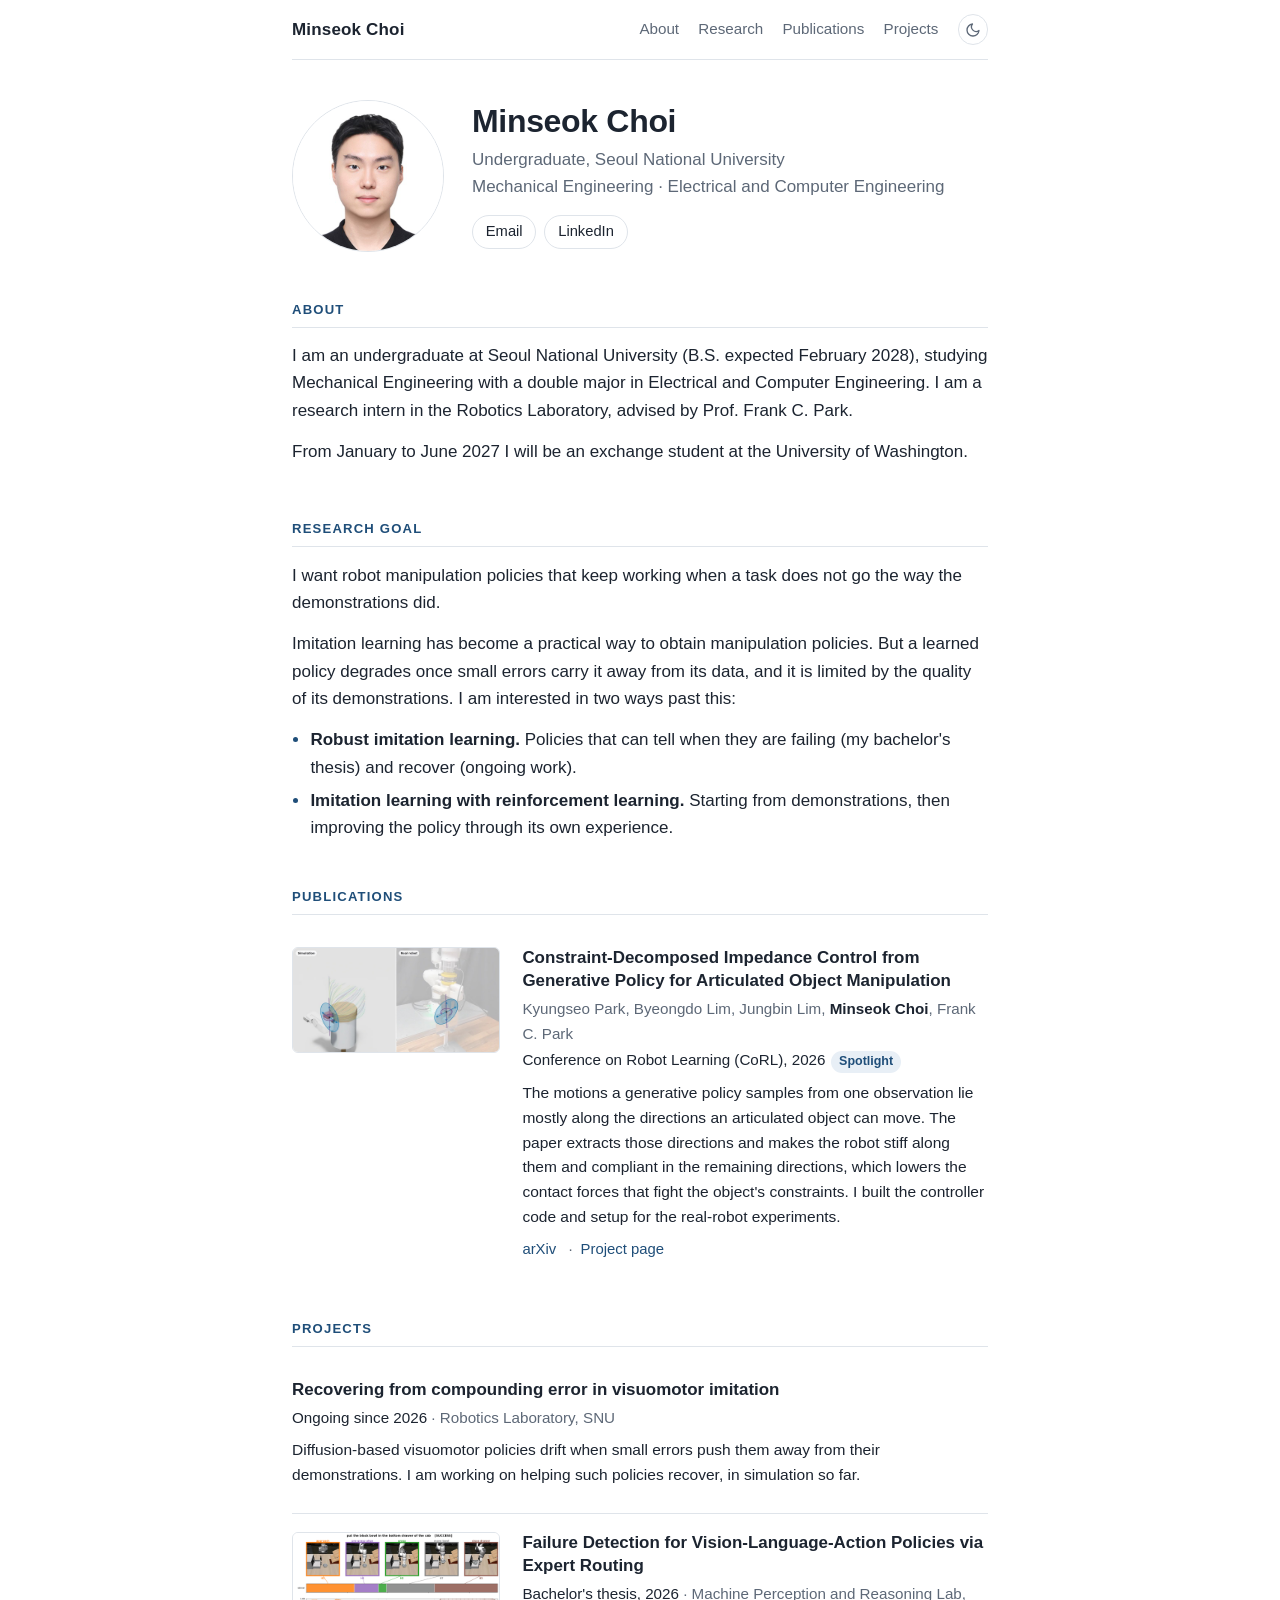
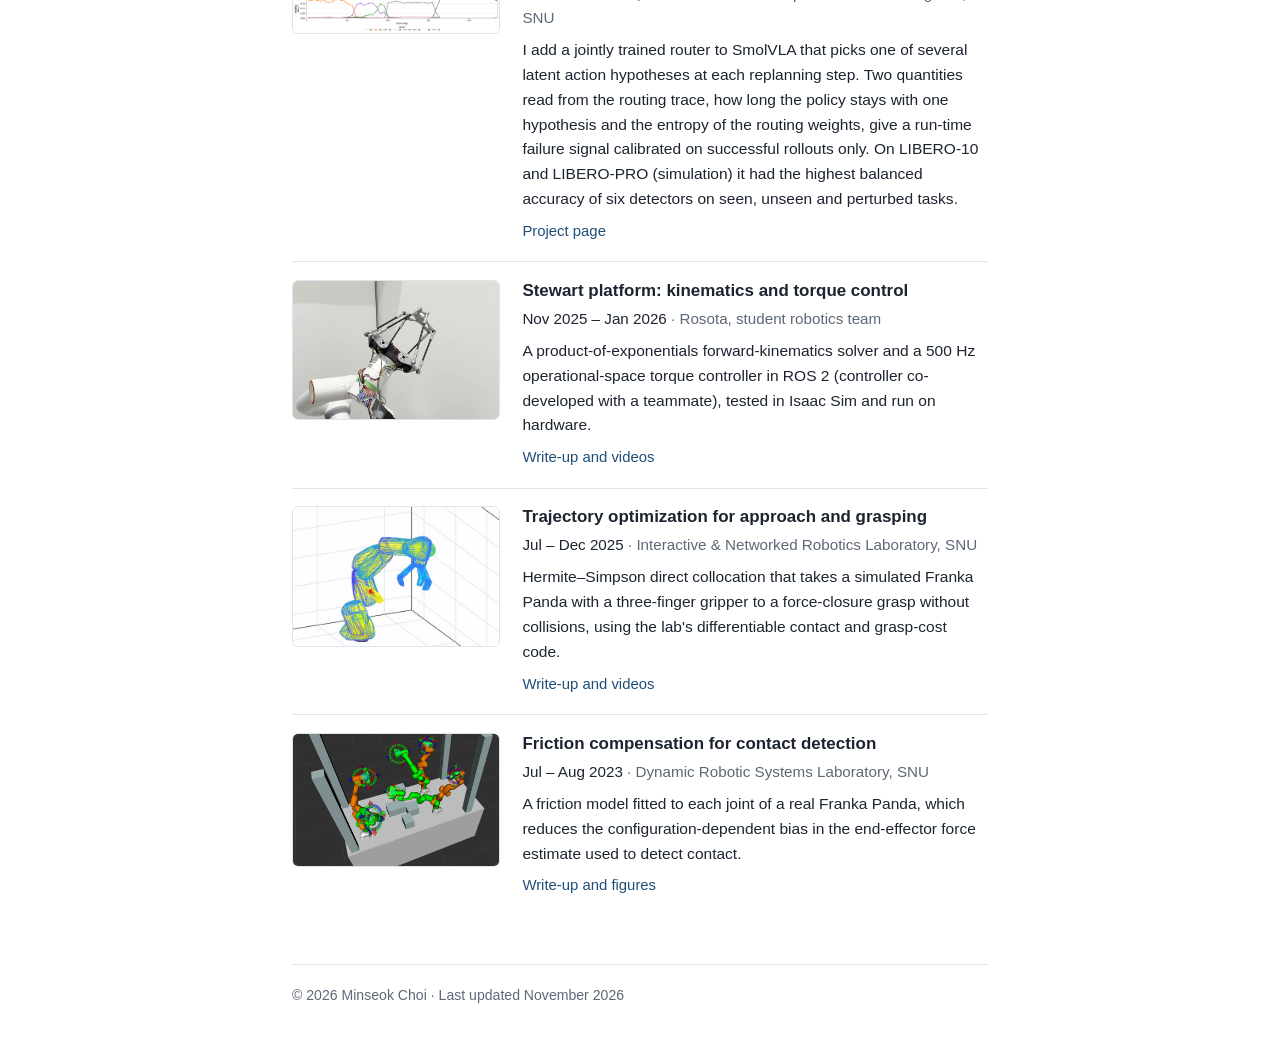
<file: index.html>
<!doctype html>
<html lang="en">
<head>
  <meta charset="utf-8">
  <meta name="viewport" content="width=device-width, initial-scale=1">
  <title>Minseok Choi</title>
  <meta name="description" content="Minseok Choi — undergraduate at Seoul National University working on robot manipulation and robust imitation learning.">
  <meta name="author" content="Minseok Choi">
  <meta property="og:title" content="Minseok Choi">
  <meta property="og:description" content="Undergraduate at Seoul National University working on robot manipulation and robust imitation learning.">
  <meta property="og:type" content="website">
  <meta property="og:url" content="https://cms0714.github.io/">
  <link rel="canonical" href="https://cms0714.github.io/">
  <script src="assets/js/theme.js?v=20261121a"></script>
  <link rel="stylesheet" href="assets/css/style.css?v=20261121a">
</head>
<body>
<div class="wrap">

  <nav class="nav" aria-label="Sections">
    <a class="brand" href="#top">Minseok Choi</a>
    <ul>
      <li><a href="#about">About</a></li>
      <li><a href="#research">Research</a></li>
      <li><a href="#publications">Publications</a></li>
      <li><a href="#projects">Projects</a></li>
      <li>
        <button class="theme-toggle" type="button" aria-label="Switch to dark mode">
          <svg class="moon" viewBox="0 0 24 24" fill="none" stroke="currentColor" stroke-width="2" stroke-linecap="round" stroke-linejoin="round" aria-hidden="true"><path d="M21 12.8A9 9 0 1 1 11.2 3a7 7 0 0 0 9.8 9.8z"/></svg>
          <svg class="sun" viewBox="0 0 24 24" fill="none" stroke="currentColor" stroke-width="2" stroke-linecap="round" stroke-linejoin="round" aria-hidden="true"><circle cx="12" cy="12" r="4"/><path d="M12 2v2M12 20v2M4.9 4.9l1.4 1.4M17.7 17.7l1.4 1.4M2 12h2M20 12h2M4.9 19.1l1.4-1.4M17.7 6.3l1.4-1.4"/></svg>
        </button>
      </li>
    </ul>
  </nav>

  <header class="intro" id="top">
    <img src="assets/img/profile.jpg" alt="Portrait of Minseok Choi" width="400" height="400">
    <div>
      <h1>Minseok Choi</h1>
      <p class="role">Undergraduate, Seoul National University<br>Mechanical Engineering · Electrical and Computer Engineering</p>
      <ul class="links">
        <li><a href="mailto:cms0714@snu.ac.kr">Email</a></li>
        <li><a href="https://www.linkedin.com/in/minseok-choi-4b21bb36b" rel="me">LinkedIn</a></li>
      </ul>
    </div>
  </header>

  <main>
    <section id="about">
      <h2>About</h2>
      <p>
        I am an undergraduate at Seoul National University (B.S. expected February 2028), studying
        Mechanical Engineering with a double major in Electrical and Computer Engineering. I am a research
        intern in the Robotics Laboratory, advised by Prof. Frank C. Park.
      </p>
      <p>
        From January to June 2027 I will be an exchange student at the University of Washington.
      </p>
    </section>

    <section id="research">
      <h2>Research Goal</h2>
      <p>
        I want robot manipulation policies that keep working when a task does not go the way the
        demonstrations did.
      </p>
      <p>
        Imitation learning has become a practical way to obtain manipulation policies. But a learned
        policy degrades once small errors carry it away from its data, and it is limited by the quality
        of its demonstrations. I am interested in two ways past this:
      </p>
      <ul class="goals">
        <li><b>Robust imitation learning.</b> Policies that can tell when they are failing (my bachelor's thesis) and recover (ongoing work).</li>
        <li><b>Imitation learning with reinforcement learning.</b> Starting from demonstrations, then improving the policy through its own experience.</li>
      </ul>
    </section>

    <section id="publications">
      <h2>Publications</h2>

      <article class="item">
        <figure>
          <a href="https://erickun0125.github.io/constraint-decomposed-impedance/">
            <img src="assets/img/corl-teaser.jpg" width="1000" height="504" loading="lazy"
                 alt="Simulation and real-robot views of a gripper on an articulated object, with the stiff directions of the impedance controller drawn at the grasp.">
          </a>
        </figure>
        <div>
          <h3>Constraint-Decomposed Impedance Control from Generative Policy for Articulated Object Manipulation</h3>
          <p class="authors">Kyungseo Park, Byeongdo Lim, Jungbin Lim, <strong>Minseok Choi</strong>, Frank C. Park</p>
          <p class="venue"><em>Conference on Robot Learning (CoRL), 2026</em><span class="badge">Spotlight</span></p>
          <p class="desc">
            The motions a generative policy samples from one observation lie mostly along the directions an
            articulated object can move. The paper extracts those directions and makes the robot stiff
            along them and compliant in the remaining directions, which lowers the contact forces that fight the object's
            constraints. I built the controller code and setup for the real-robot experiments.
          </p>
          <p class="item-links">
            <a href="https://arxiv.org/abs/2610.16316">arXiv</a>
            <a href="https://erickun0125.github.io/constraint-decomposed-impedance/">Project page</a>
          </p>
        </div>
      </article>
    </section>

    <section id="projects">
      <h2>Projects</h2>

      <article class="item no-figure">
        <div>
          <h3>Recovering from compounding error in visuomotor imitation</h3>
          <p class="venue"><em>Ongoing since 2026</em> · Robotics Laboratory, SNU</p>
          <p class="desc">
            Diffusion-based visuomotor policies drift when small errors push them away from their
            demonstrations. I am working on helping such policies recover, in simulation so far.
          </p>
        </div>
      </article>

      <article class="item">
        <figure>
          <a href="projects/vla-failure-detection/">
          <img src="assets/img/thesis-routing.png" width="1100" height="647" loading="lazy"
               alt="Routing trace of a successful rollout: the selected action hypothesis changes as the robot moves through approach, pre-grasp, grasp, transport and place.">
          </a>
        </figure>
        <div>
          <h3>Failure Detection for Vision-Language-Action Policies via Expert Routing</h3>
          <p class="venue"><em>Bachelor's thesis, 2026</em> · Machine Perception and Reasoning Lab, SNU</p>
          <p class="desc">
            I add a jointly trained router to SmolVLA that picks one of several latent action hypotheses at
            each replanning step. Two quantities read from the routing trace, how long the policy stays
            with one hypothesis and the entropy of the routing weights, give a run-time failure signal
            calibrated on successful rollouts only. On LIBERO-10 and LIBERO-PRO (simulation) it had the
            highest balanced accuracy of six detectors on seen, unseen and perturbed tasks.
          </p>
          <p class="item-links"><a href="projects/vla-failure-detection/">Project page</a></p>
        </div>
      </article>

      <article class="item">
        <figure>
          <a href="projects/control-and-planning/#stewart">
            <img src="assets/img/earlier-stewart.jpg" width="752" height="506" loading="lazy"
                 alt="A six-legged Stewart platform mounted at the end of a white robot arm.">
          </a>
        </figure>
        <div>
          <h3>Stewart platform: kinematics and torque control</h3>
          <p class="venue"><em>Nov 2025 – Jan 2026</em> · Rosota, student robotics team</p>
          <p class="desc">
            A product-of-exponentials forward-kinematics solver and a 500 Hz operational-space torque
            controller in ROS 2 (controller co-developed with a teammate), tested in Isaac Sim and run on
            hardware.
          </p>
          <p class="item-links"><a href="projects/control-and-planning/#stewart">Write-up and videos</a></p>
        </div>
      </article>

      <article class="item">
        <figure>
          <a href="projects/control-and-planning/#trajopt">
            <img src="assets/img/earlier-trajopt.jpg" width="520" height="350" loading="lazy"
                 alt="A Franka Panda arm with a three-finger gripper, drawn as smooth collision shapes, reaching toward an object.">
          </a>
        </figure>
        <div>
          <h3>Trajectory optimization for approach and grasping</h3>
          <p class="venue"><em>Jul – Dec 2025</em> · Interactive &amp; Networked Robotics Laboratory, SNU</p>
          <p class="desc">
            Hermite–Simpson direct collocation that takes a simulated Franka Panda with a three-finger
            gripper to a force-closure grasp without collisions, using the lab's differentiable contact
            and grasp-cost code.
          </p>
          <p class="item-links"><a href="projects/control-and-planning/#trajopt">Write-up and videos</a></p>
        </div>
      </article>

      <article class="item">
        <figure>
          <a href="projects/control-and-planning/#friction">
            <img src="assets/img/earlier-friction.jpg" width="800" height="512" loading="lazy"
                 alt="Planning scene with three Franka Panda arms, each shown at a start pose and a goal pose.">
          </a>
        </figure>
        <div>
          <h3>Friction compensation for contact detection</h3>
          <p class="venue"><em>Jul – Aug 2023</em> · Dynamic Robotic Systems Laboratory, SNU</p>
          <p class="desc">
            A friction model fitted to each joint of a real Franka Panda, which reduces the
            configuration-dependent bias in the end-effector force estimate used to detect contact.
          </p>
          <p class="item-links"><a href="projects/control-and-planning/#friction">Write-up and figures</a></p>
        </div>
      </article>
    </section>
  </main>

  <footer>
    <span>© 2026 Minseok Choi</span> · <span>Last updated November 2026</span>
  </footer>

</div>
</body>
</html>
</file>
<file: assets/css/style.css>
/* Minseok Choi — personal site
   Plain CSS, no build step. Colours follow the CV (navy accent). */

:root {
  --bg: #ffffff;
  --surface: #f5f7fa;
  --text: #1c2430;
  --muted: #5d6877;
  --rule: #dfe4ea;
  --accent: #1f4e79;
  --accent-soft: #e8eff6;
  --max: 46rem;
  color-scheme: light;
}

/* Dark theme: the visitor's system setting, unless the toggle (assets/js/theme.js) says otherwise. */
@media (prefers-color-scheme: dark) {
  :root:not([data-theme="light"]) {
    color-scheme: dark;
    --bg: #12161c;
    --surface: #1a2029;
    --text: #e4e8ee;
    --muted: #9aa5b3;
    --rule: #2b3340;
    --accent: #8db9e6;
    --accent-soft: #1d2a3a;
  }
}
:root[data-theme="dark"] {
    color-scheme: dark;
    --bg: #12161c;
    --surface: #1a2029;
    --text: #e4e8ee;
    --muted: #9aa5b3;
    --rule: #2b3340;
    --accent: #8db9e6;
    --accent-soft: #1d2a3a;
}

* { box-sizing: border-box; }

html { -webkit-text-size-adjust: 100%; scroll-behavior: smooth; }

body {
  margin: 0;
  background: var(--bg);
  color: var(--text);
  font-family: -apple-system, BlinkMacSystemFont, "Segoe UI", "Helvetica Neue", Arial,
    "Apple SD Gothic Neo", "Malgun Gothic", sans-serif;
  font-size: 1.0625rem;
  line-height: 1.6;
}

.wrap { max-width: var(--max); margin: 0 auto; padding: 0 1.25rem; }

a { color: var(--accent); text-decoration: none; }
a:hover, a:focus-visible { text-decoration: underline; text-underline-offset: 0.15em; }
a:focus-visible { outline: 2px solid var(--accent); outline-offset: 2px; border-radius: 2px; }

/* ---------- top navigation ---------- */
.nav {
  display: flex; flex-wrap: wrap; justify-content: space-between; align-items: center; gap: 0.3rem 1rem;
  padding: 0.9rem 0; border-bottom: 1px solid var(--rule);
}
.nav .brand { font-weight: 650; color: var(--text); letter-spacing: 0.01em; white-space: nowrap; }
.nav ul { display: flex; flex-wrap: wrap; justify-content: flex-end; margin-left: auto; align-items: center; gap: 0.3rem 1.2rem; list-style: none; margin-top: 0; margin-bottom: 0; margin-right: 0; padding: 0; font-size: 0.95rem; }
.nav ul a { color: var(--muted); }
.nav ul a:hover { color: var(--accent); text-decoration: none; }

.theme-toggle {
  display: grid; place-items: center; width: 1.9rem; height: 1.9rem; padding: 0;
  border: 1px solid var(--rule); border-radius: 50%; background: var(--bg); color: var(--muted); cursor: pointer;
}
.theme-toggle:hover { border-color: var(--accent); color: var(--accent); }
.theme-toggle:focus-visible { outline: 2px solid var(--accent); outline-offset: 2px; }
.theme-toggle svg { width: 1rem; height: 1rem; display: block; }
.theme-toggle .sun { display: none; }
:root[data-theme="dark"] .theme-toggle .sun { display: block; }
:root[data-theme="dark"] .theme-toggle .moon { display: none; }
@media (prefers-color-scheme: dark) {
  :root:not([data-theme="light"]) .theme-toggle .sun { display: block; }
  :root:not([data-theme="light"]) .theme-toggle .moon { display: none; }
}

/* ---------- intro ---------- */
.intro { display: grid; grid-template-columns: 9.5rem 1fr; gap: 1.75rem; align-items: center; padding: 2.5rem 0 0.5rem; }
.intro img { width: 9.5rem; height: 9.5rem; object-fit: cover; border-radius: 50%; border: 1px solid var(--rule); background: var(--surface); }
.intro h1 { font-size: 2rem; line-height: 1.15; margin: 0 0 0.35rem; letter-spacing: -0.01em; }
.intro .role { color: var(--muted); margin: 0 0 0.9rem; }
.links { display: flex; flex-wrap: wrap; gap: 0.5rem; list-style: none; padding: 0; margin: 0; }
.links a {
  display: inline-block; padding: 0.28rem 0.8rem; border: 1px solid var(--rule); border-radius: 999px;
  font-size: 0.92rem; color: var(--text); background: var(--bg);
}
.links a:hover { border-color: var(--accent); color: var(--accent); text-decoration: none; }

/* ---------- sections ---------- */
section { padding-top: 2.4rem; }
h2 {
  font-size: 0.82rem; font-weight: 700; letter-spacing: 0.09em; text-transform: uppercase;
  color: var(--accent); margin: 0 0 0.9rem; padding-bottom: 0.45rem; border-bottom: 1px solid var(--rule);
}
p { margin: 0 0 0.9rem; }

/* ---------- research goal ---------- */
.goals { margin: 0; padding-left: 1.15rem; }
.goals li { margin-bottom: 0.4rem; }
.goals li::marker { color: var(--accent); }

/* ---------- news ---------- */
.news { list-style: none; margin: 0; padding: 0; }
.news li { display: grid; grid-template-columns: 6.2rem 1fr; gap: 0.75rem; padding: 0.28rem 0; }
.news time { color: var(--muted); font-variant-numeric: tabular-nums; font-size: 0.95rem; padding-top: 0.05rem; }

/* ---------- research items ---------- */
.item { display: grid; grid-template-columns: 13rem 1fr; gap: 1.4rem; padding: 1.1rem 0; border-bottom: 1px solid var(--rule); }
.item:last-child { border-bottom: 0; }
.item.no-figure { grid-template-columns: 1fr; }
.item figure { margin: 0; }
.item figure img { width: 100%; height: auto; display: block; border-radius: 6px; border: 1px solid var(--rule); background: #fff; }
.item h3 { font-size: 1.06rem; line-height: 1.35; margin: 0 0 0.25rem; }
.item .authors, .item .venue { font-size: 0.95rem; margin: 0 0 0.15rem; color: var(--muted); }
.item .authors strong { color: var(--text); font-weight: 650; }
.item .venue em { font-style: normal; color: var(--text); }
.badge { display: inline-block; margin-left: 0.35rem; padding: 0.05rem 0.5rem; border-radius: 999px; font-size: 0.78rem; font-weight: 650; background: var(--accent-soft); color: var(--accent); }
.item .desc { font-size: 0.97rem; margin: 0.5rem 0 0.5rem; }
.item .item-links { font-size: 0.93rem; margin: 0; }
.item .item-links a + a::before, .item .item-links span + a::before { content: "·"; color: var(--muted); margin: 0 0.5rem; display: inline-block; }
.soon { color: var(--muted); }

/* ---------- compact list ---------- */
.compact { list-style: none; margin: 0; padding: 0; }
.compact li { display: grid; grid-template-columns: 1fr auto; gap: 1rem; padding: 0.4rem 0; border-bottom: 1px dashed var(--rule); }
.compact li:last-child { border-bottom: 0; }
.compact .where { color: var(--muted); font-size: 0.95rem; white-space: nowrap; }
.note { color: var(--muted); font-size: 0.93rem; margin-top: 0.7rem; }

/* ---------- footer ---------- */
footer { margin-top: 3rem; padding: 1.2rem 0 2.5rem; border-top: 1px solid var(--rule); color: var(--muted); font-size: 0.88rem; }

/* ---------- small screens ---------- */
@media (max-width: 40rem) {
  body { font-size: 1rem; }
  .nav ul { gap: 0.1rem 1rem; width: 100%; margin-left: 0; justify-content: flex-start; }
  .nav ul a { display: inline-block; padding: 0.4rem 0; }
  .nav ul li:last-child { margin-left: auto; }
  .theme-toggle { width: 2.3rem; height: 2.3rem; }
  .intro { grid-template-columns: 1fr; gap: 1rem; padding-top: 1.8rem; }
  .intro img { width: 7.5rem; height: 7.5rem; }
  .item { grid-template-columns: 1fr; gap: 0.8rem; }
  .item figure { max-width: 24rem; }
  .news li { grid-template-columns: 5.4rem 1fr; }
  .compact li { grid-template-columns: 1fr; gap: 0; }
  .compact .where { white-space: normal; }
}
</file>
